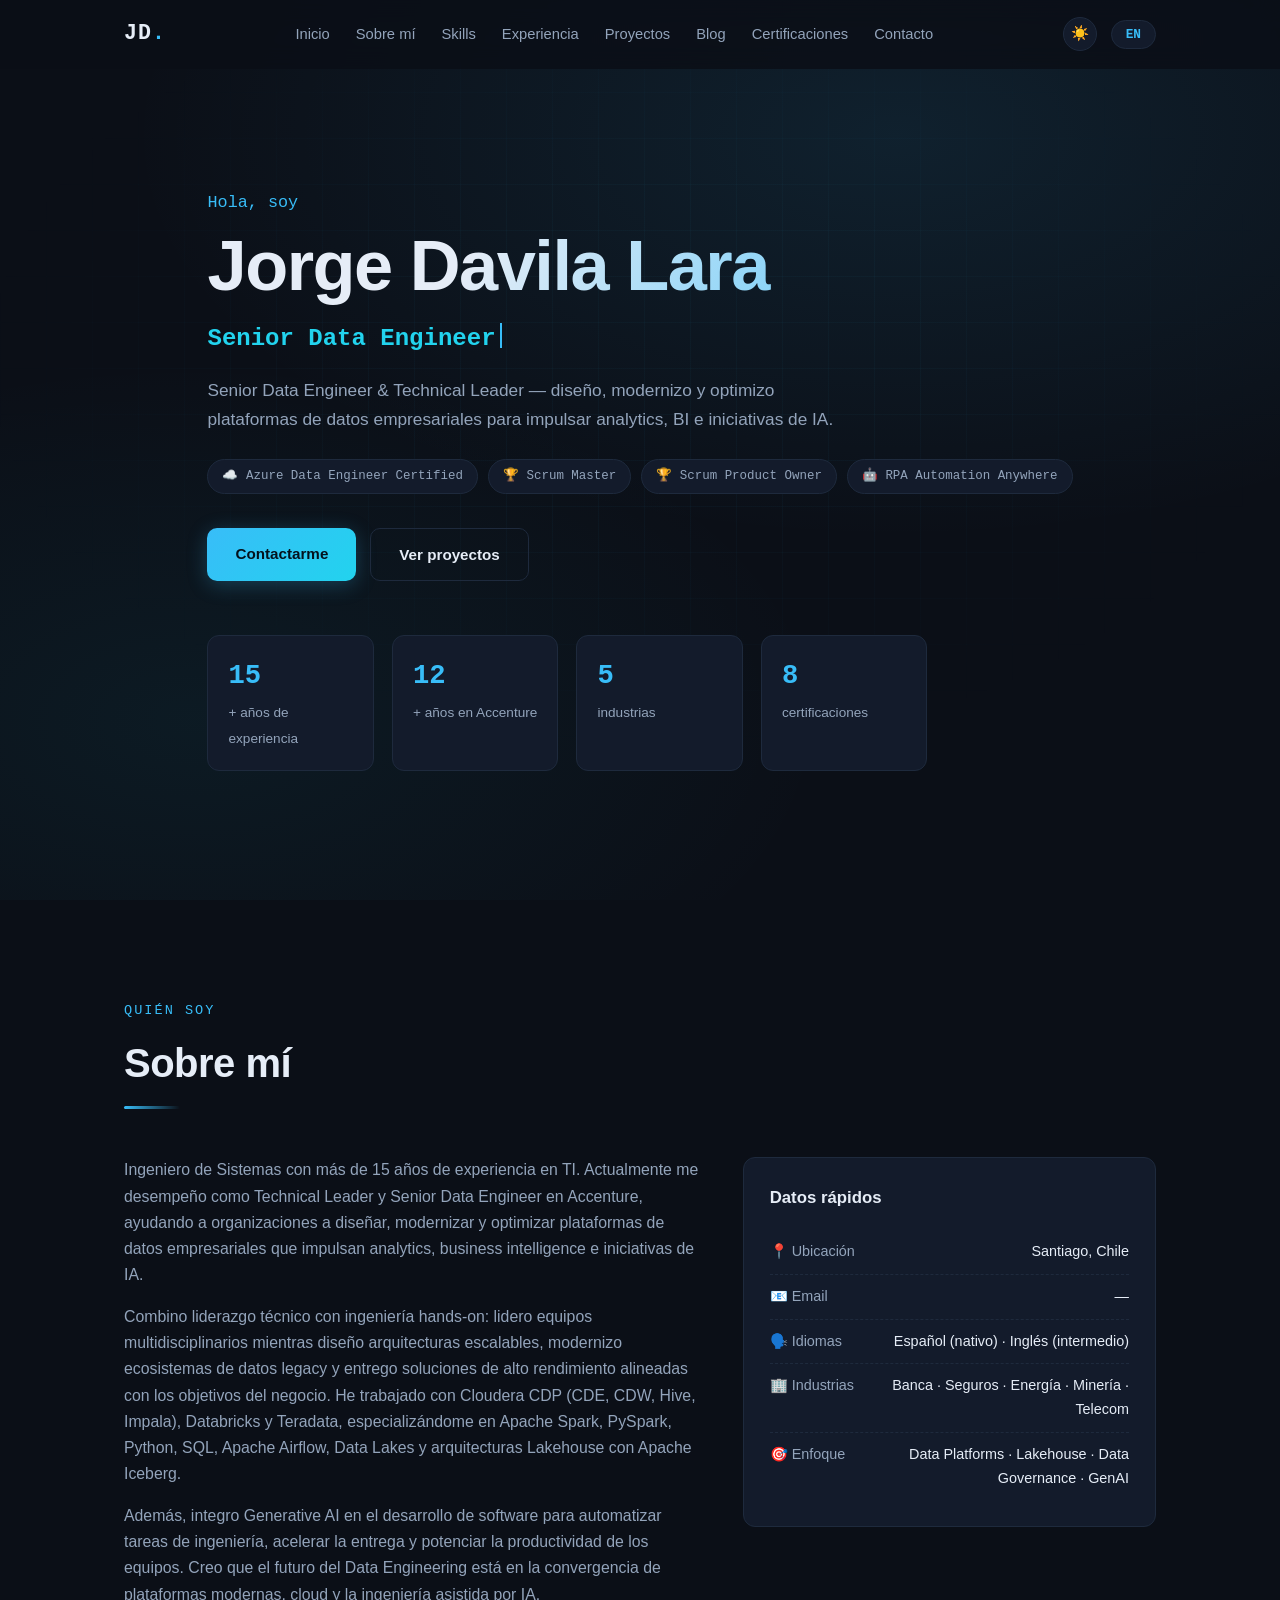
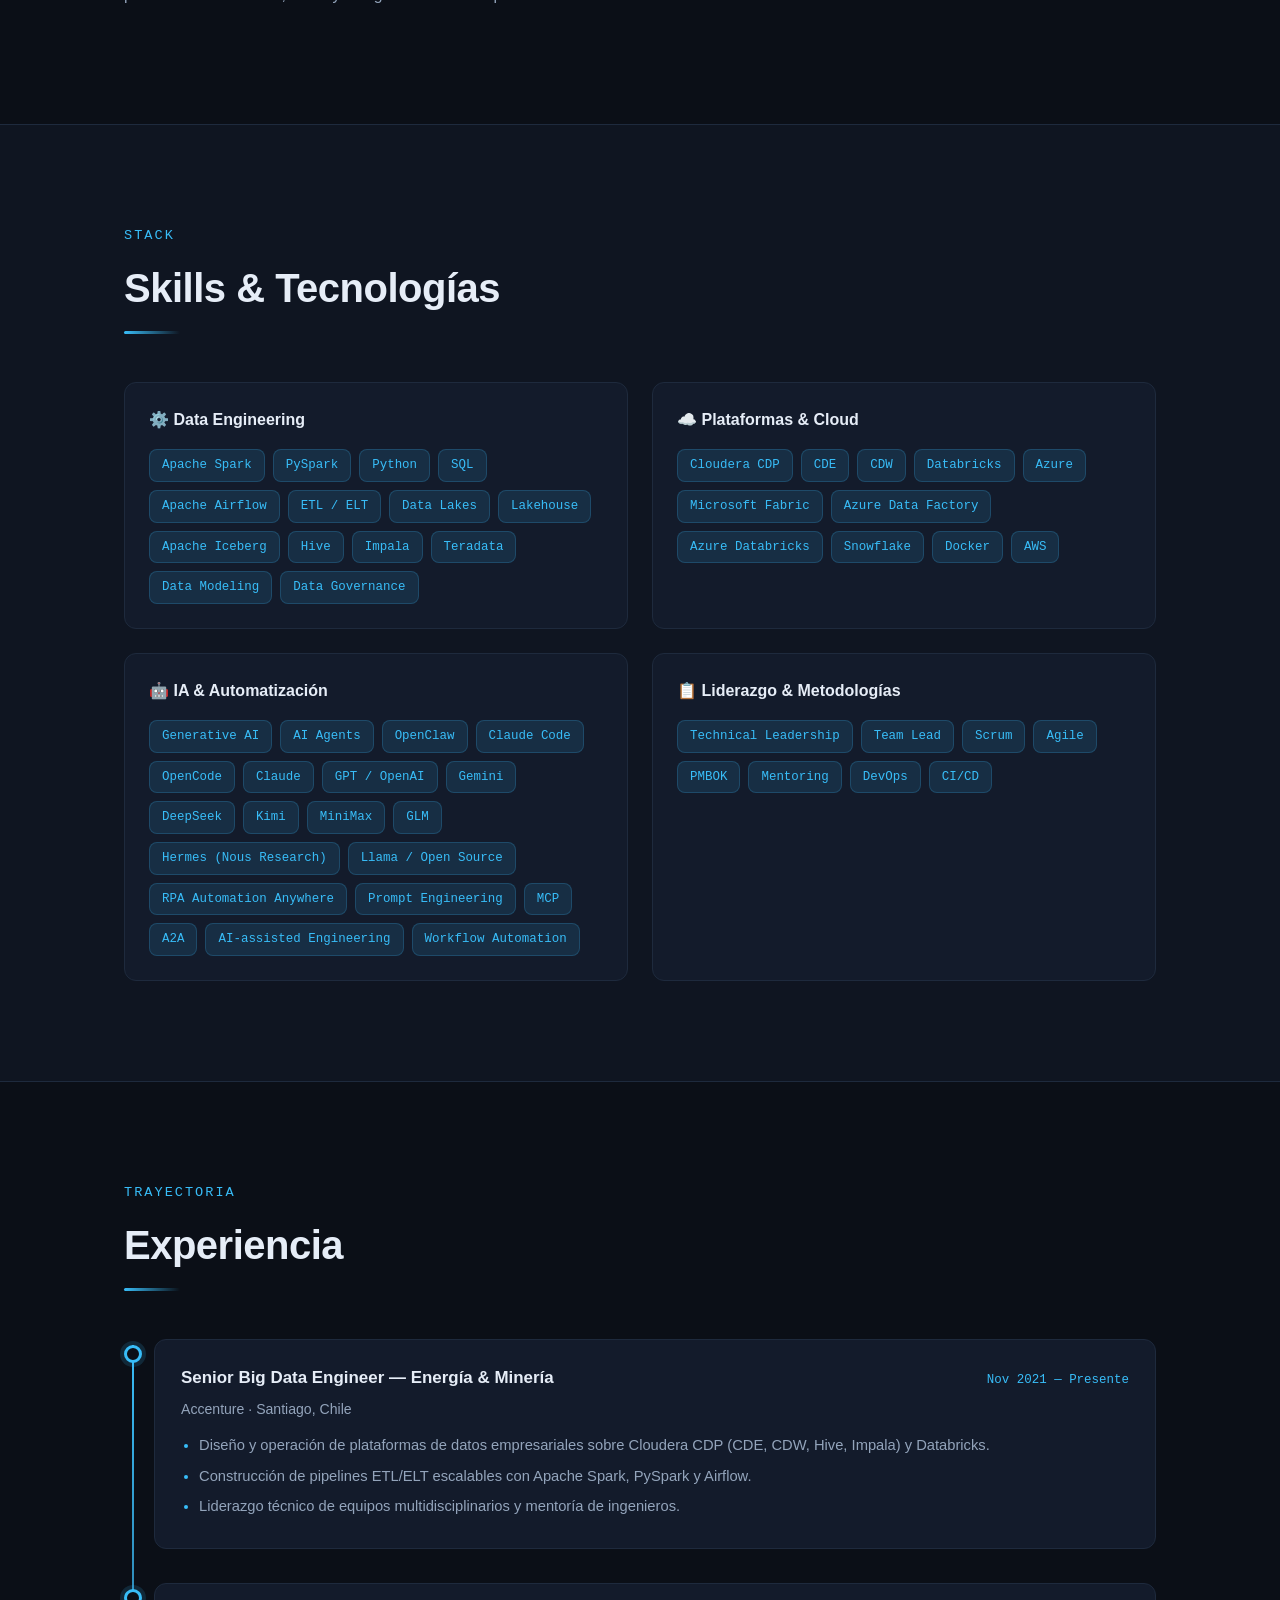
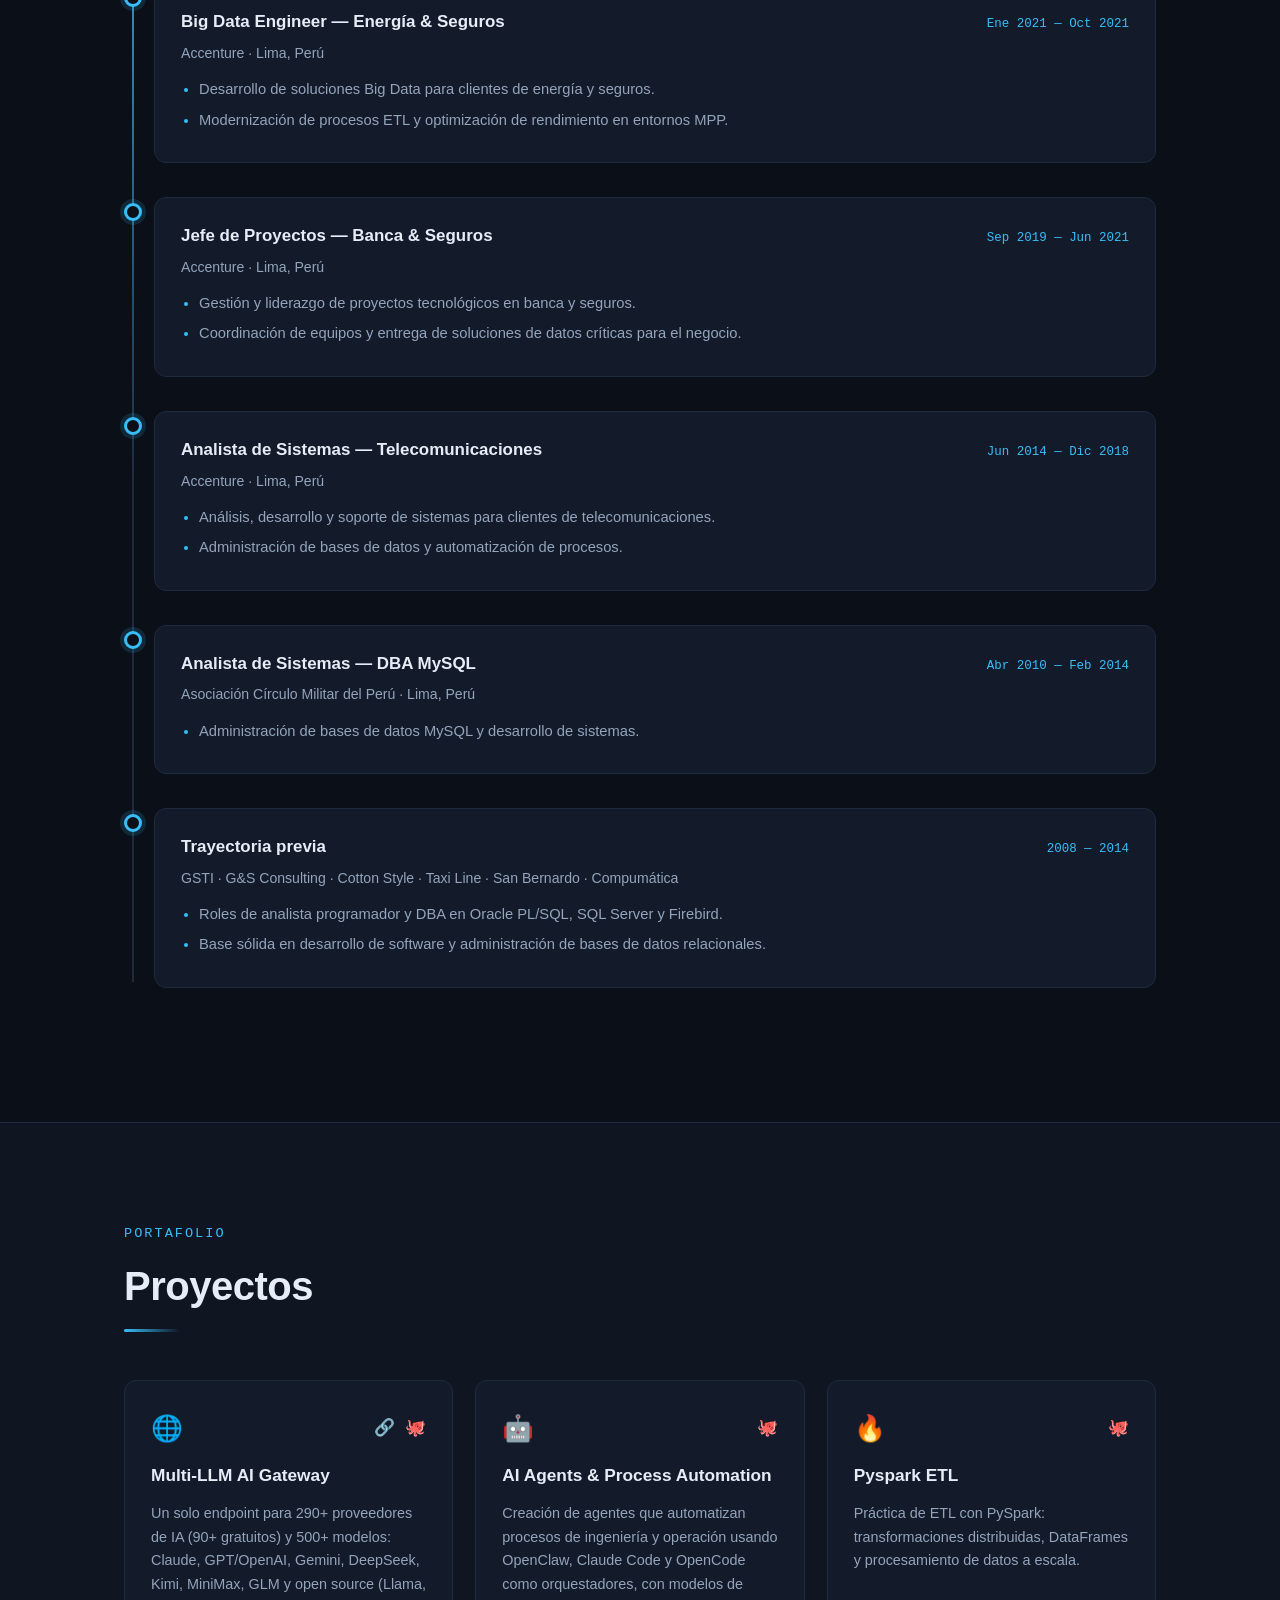
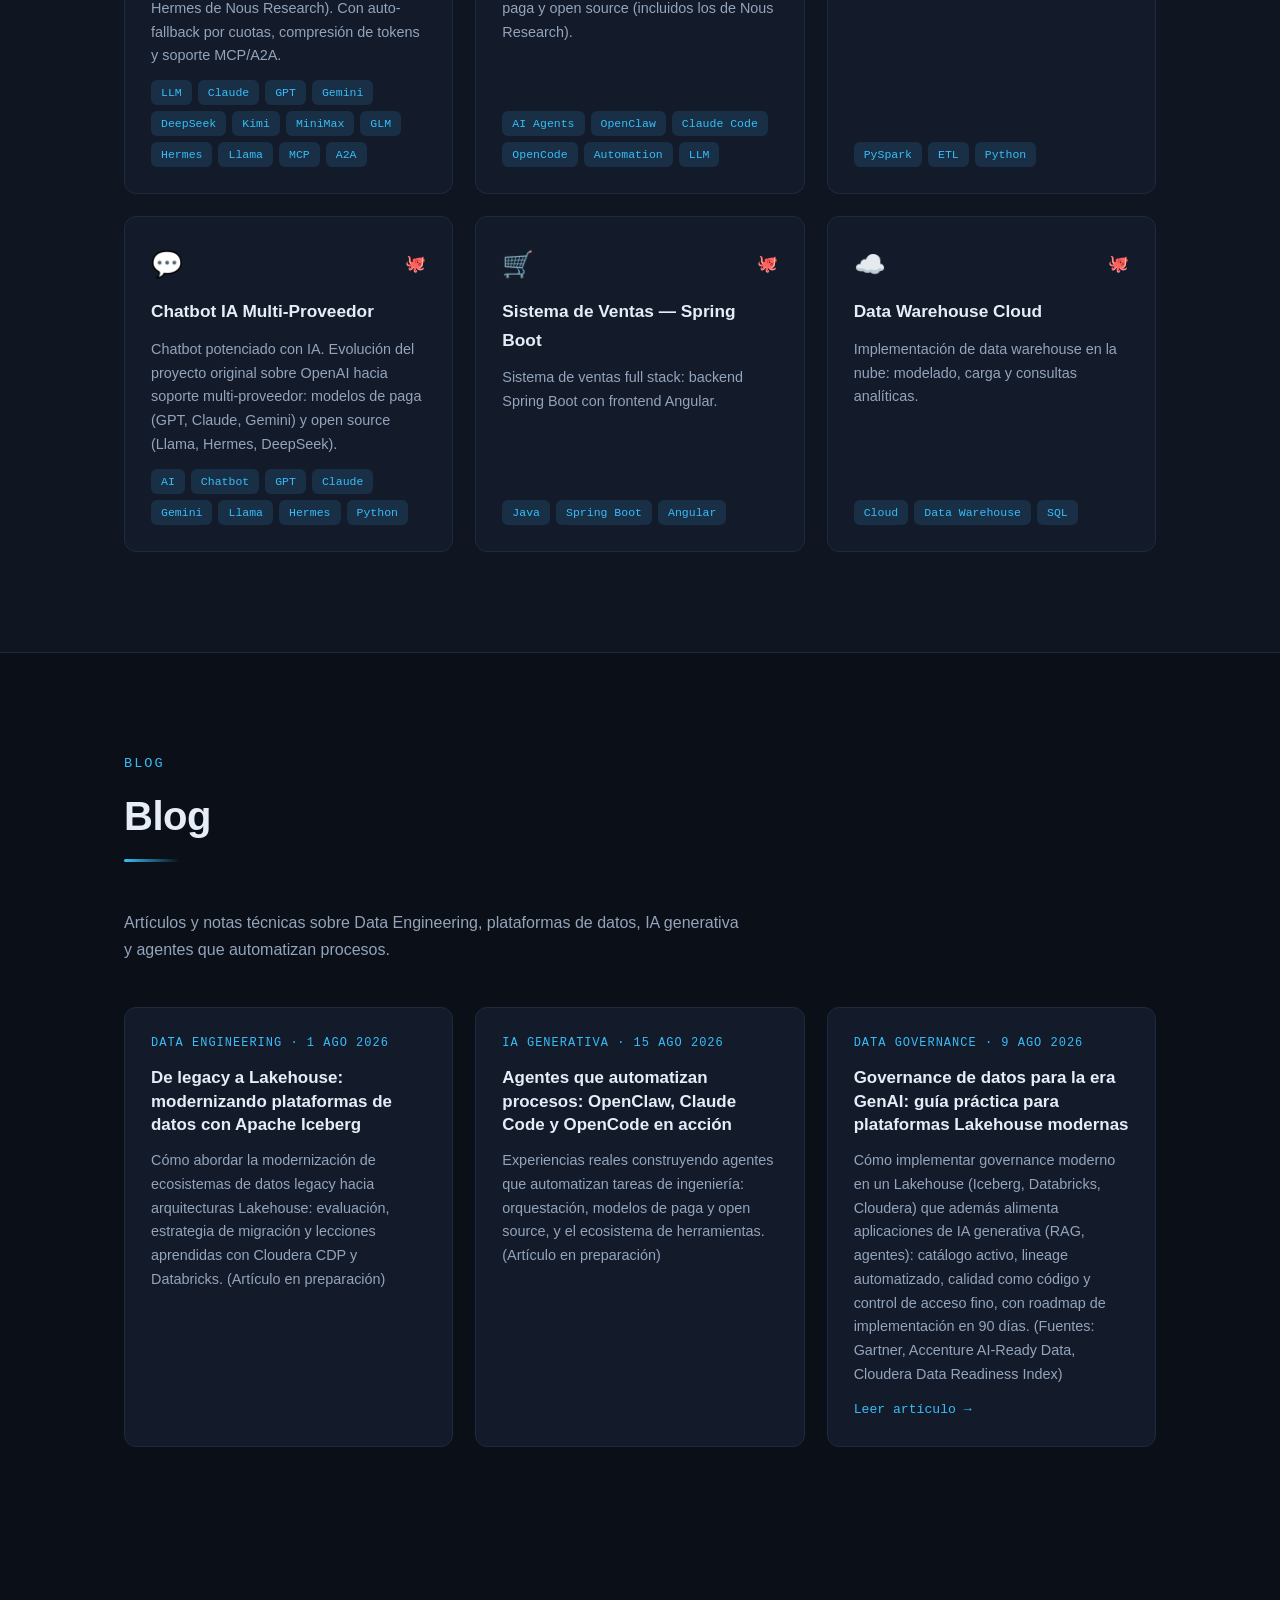
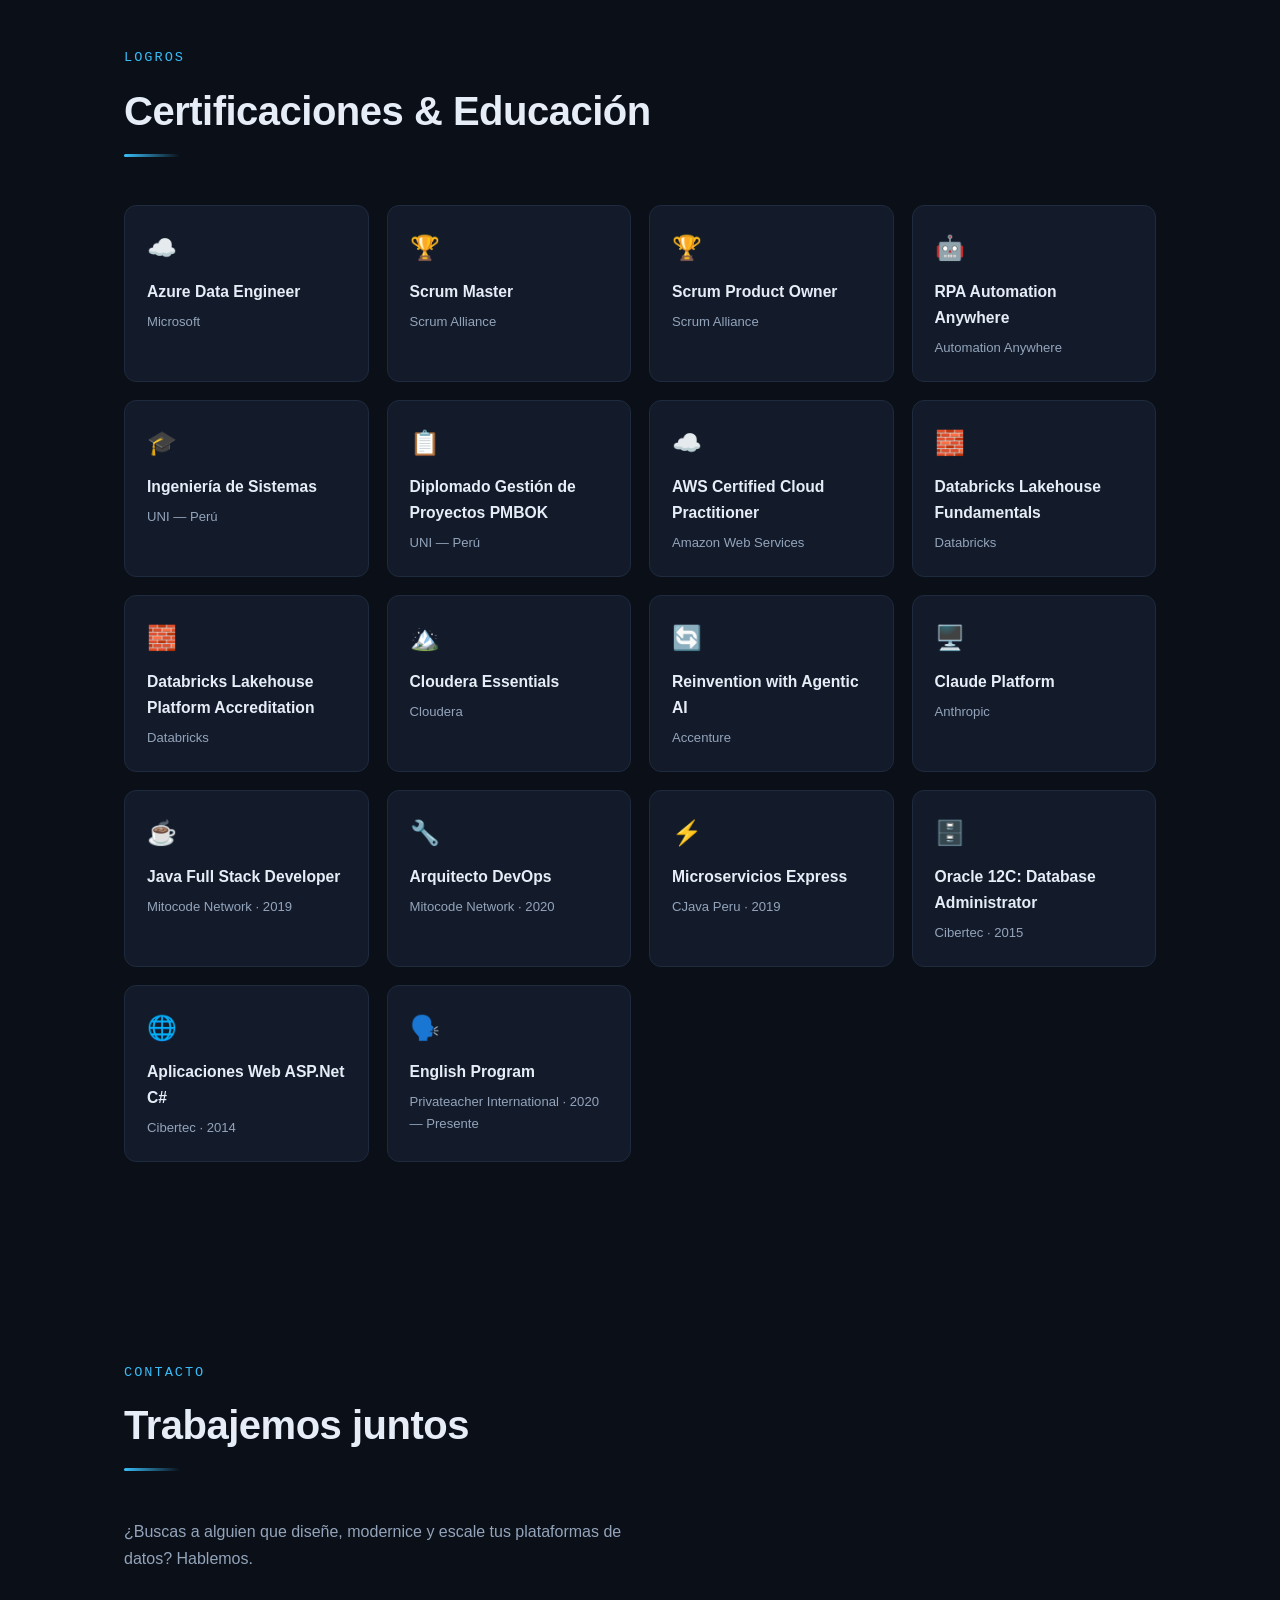
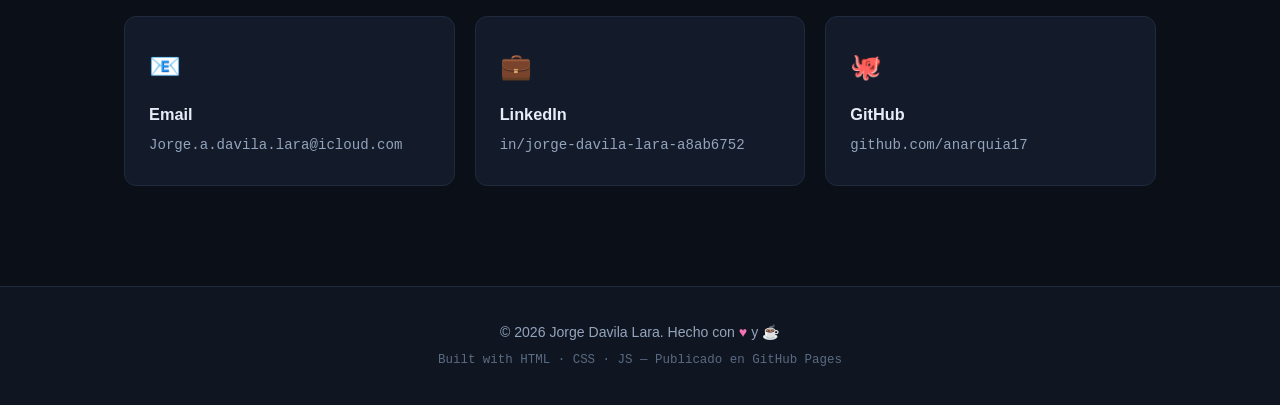
<file: index.html>
<!DOCTYPE html>
<html lang="es">
<head>
  <meta charset="UTF-8" />
  <meta name="viewport" content="width=device-width, initial-scale=1.0" />

  <title>Jorge Davila Lara — Senior Data Engineer & Technical Leader</title>
  <meta name="description" content="Portafolio de Jorge Davila Lara: Senior Data Engineer y Technical Leader especializado en Big Data, Apache Spark, Cloud (Azure) y plataformas de datos empresariales." />
  <meta name="author" content="Jorge Davila Lara" />
  <meta name="keywords" content="Data Engineer, Big Data, Apache Spark, PySpark, Airflow, Cloudera, Databricks, Azure, Data Lakehouse, Portafolio" />

  <!-- Open Graph -->
  <meta property="og:type" content="website" />
  <meta property="og:title" content="Jorge Davila Lara — Senior Data Engineer" />
  <meta property="og:description" content="Plataformas de datos, Big Data, Cloud y liderazgo técnico. Senior Data Engineer & Technical Leader." />
  <meta property="og:url" content="https://anarquia17.github.io/" />
  <meta property="og:image" content="https://anarquia17.github.io/assets/og-image.png" />

  <!-- Favicon (SVG inline) -->
  <link rel="icon" href="data:image/svg+xml,%3Csvg xmlns='http://www.w3.org/2000/svg' viewBox='0 0 100 100'%3E%3Crect width='100' height='100' rx='20' fill='%230b0f17'/%3E%3Ctext x='50' y='68' font-size='52' font-family='monospace' font-weight='bold' fill='%2338bdf8' text-anchor='middle'%3EJD%3C/text%3E%3C/svg%3E" />

  <link rel="stylesheet" href="assets/css/style.css?v=3" />
</head>
<body>

  <!-- ======================= NAVBAR ======================= -->
  <header class="navbar" id="navbar">
    <div class="container navbar-inner">
      <a href="#inicio" class="logo" aria-label="Inicio">JD<span class="logo-dot">.</span></a>

      <nav class="nav-links" id="navLinks">
        <a href="#inicio" data-i18n="nav.inicio">Inicio</a>
        <a href="#sobre-mi" data-i18n="nav.sobremi">Sobre mí</a>
        <a href="#skills" data-i18n="nav.skills">Skills</a>
        <a href="#experiencia" data-i18n="nav.experiencia">Experiencia</a>
        <a href="#proyectos" data-i18n="nav.proyectos">Proyectos</a>
        <a href="#blog" data-i18n="nav.blog">Blog</a>
        <a href="#certificaciones" data-i18n="nav.certificaciones">Certificaciones</a>
        <a href="#contacto" data-i18n="nav.contacto">Contacto</a>
      </nav>

      <div class="navbar-actions">
        <button class="theme-toggle" id="themeToggle" aria-label="Cambiar a tema claro">☀️</button>
        <button class="lang-toggle" id="langToggle" aria-label="Cambiar idioma / Switch language">
          <span id="langLabel">EN</span>
        </button>
        <button class="menu-toggle" id="menuToggle" aria-label="Menú" aria-expanded="false">
          <span></span><span></span><span></span>
        </button>
      </div>
    </div>
  </header>

  <main>
    <!-- ======================= HERO ======================= -->
    <section id="inicio" class="hero">
      <div class="container hero-inner">
        <p class="hero-greeting reveal" data-i18n="hero.greeting">Hola, soy</p>
        <h1 class="hero-name reveal">Jorge Davila Lara</h1>
        <h2 class="hero-role"><span id="typedRole"></span><span class="caret"></span></h2>
        <p class="hero-tagline reveal" data-i18n="hero.tagline">
          Senior Data Engineer &amp; Technical Leader — diseño, modernizo y optimizo plataformas de datos empresariales para impulsar analytics, BI e iniciativas de IA.
        </p>

        <div class="hero-badges reveal">
          <span class="badge">☁️ Azure Data Engineer Certified</span>
          <span class="badge">🏆 Scrum Master</span>
          <span class="badge">🏆 Scrum Product Owner</span>
          <span class="badge">🤖 RPA Automation Anywhere</span>
        </div>

        <div class="hero-cta reveal">
          <a href="#contacto" class="btn btn-primary" data-i18n="hero.cta.contacto">Contactarme</a>
          <a href="#proyectos" class="btn btn-ghost" data-i18n="hero.cta.proyectos">Ver proyectos</a>
        </div>

        <div class="hero-stats reveal">
          <div class="stat"><span class="stat-num" data-count="15">0</span><span class="stat-label" data-i18n="hero.stat1">+ años de experiencia</span></div>
          <div class="stat"><span class="stat-num" data-count="12">0</span><span class="stat-label" data-i18n="hero.stat2">+ años en Accenture</span></div>
          <div class="stat"><span class="stat-num" data-count="5">0</span><span class="stat-label" data-i18n="hero.stat3">industrias</span></div>
          <div class="stat"><span class="stat-num" data-count="8">0</span><span class="stat-label" data-i18n="hero.stat4">certificaciones</span></div>
        </div>
      </div>
    </section>

    <!-- ======================= SOBRE MÍ ======================= -->
    <section id="sobre-mi" class="section">
      <div class="container">
        <p class="kicker reveal" data-i18n="about.kicker">Quién soy</p>
        <h2 class="section-title reveal" data-i18n="about.title">Sobre mí</h2>

        <div class="about-grid">
          <div class="about-text reveal">
            <p data-i18n="about.p1">Ingeniero de Sistemas con más de 15 años de experiencia en TI. Actualmente me desempeño como Technical Leader y Senior Data Engineer en Accenture, ayudando a organizaciones a diseñar, modernizar y optimizar plataformas de datos empresariales que impulsan analytics, business intelligence e iniciativas de IA.</p>
            <p data-i18n="about.p2">Combino liderazgo técnico con ingeniería hands-on: lidero equipos multidisciplinarios mientras diseño arquitecturas escalables, modernizo ecosistemas de datos legacy y entrego soluciones de alto rendimiento alineadas con los objetivos del negocio. He trabajado con Cloudera CDP (CDE, CDW, Hive, Impala), Databricks y Teradata, especializándome en Apache Spark, PySpark, Python, SQL, Apache Airflow, Data Lakes y arquitecturas Lakehouse con Apache Iceberg.</p>
            <p data-i18n="about.p3">Además, integro Generative AI en el desarrollo de software para automatizar tareas de ingeniería, acelerar la entrega y potenciar la productividad de los equipos. Creo que el futuro del Data Engineering está en la convergencia de plataformas modernas, cloud y la ingeniería asistida por IA.</p>
          </div>

          <div class="about-card reveal">
            <h3 data-i18n="about.datos.title">Datos rápidos</h3>
            <ul class="about-list">
              <li><span class="li-label" data-i18n="about.datos.ubicacion">📍 Ubicación</span><span id="datoUbicacion">Santiago, Chile</span></li>
              <li><span class="li-label">📧 Email</span><span id="datoEmail">—</span></li>
              <li><span class="li-label" data-i18n="about.datos.idiomas">🗣️ Idiomas</span><span data-i18n="about.datos.idiomasValor">Español (nativo) · Inglés (intermedio)</span></li>
              <li><span class="li-label" data-i18n="about.datos.industrias">🏢 Industrias</span><span data-i18n="about.datos.industriasValor">Banca · Seguros · Energía · Minería · Telecom</span></li>
              <li><span class="li-label" data-i18n="about.datos.enfoque">🎯 Enfoque</span><span data-i18n="about.datos.enfoqueValor">Data Platforms · Lakehouse · Data Governance · GenAI</span></li>
            </ul>
          </div>
        </div>
      </div>
    </section>


    <!-- ======================= SKILLS ======================= -->
    <section id="skills" class="section section-alt">
      <div class="container">
        <p class="kicker reveal" data-i18n="skills.kicker">Stack</p>
        <h2 class="section-title reveal" data-i18n="skills.title">Skills &amp; Tecnologías</h2>

        <div class="skills-grid">
          <div class="skill-cat reveal">
            <h3>⚙️ <span data-i18n="skills.dataEng">Data Engineering</span></h3>
            <div class="chips">
              <span class="chip">Apache Spark</span>
              <span class="chip">PySpark</span>
              <span class="chip">Python</span>
              <span class="chip">SQL</span>
              <span class="chip">Apache Airflow</span>
              <span class="chip">ETL / ELT</span>
              <span class="chip">Data Lakes</span>
              <span class="chip">Lakehouse</span>
              <span class="chip">Apache Iceberg</span>
              <span class="chip">Hive</span>
              <span class="chip">Impala</span>
              <span class="chip">Teradata</span>
              <span class="chip">Data Modeling</span>
              <span class="chip">Data Governance</span>
            </div>
          </div>

          <div class="skill-cat reveal">
            <h3>☁️ <span data-i18n="skills.cloud">Plataformas &amp; Cloud</span></h3>
            <div class="chips">
              <span class="chip">Cloudera CDP</span>
              <span class="chip">CDE</span>
              <span class="chip">CDW</span>
              <span class="chip">Databricks</span>
              <span class="chip">Azure</span>
              <span class="chip">Microsoft Fabric</span>
              <span class="chip">Azure Data Factory</span>
              <span class="chip">Azure Databricks</span>
              <span class="chip">Snowflake</span>
              <span class="chip">Docker</span>
              <span class="chip">AWS</span>
            </div>
          </div>

          <div class="skill-cat reveal">
            <h3>🤖 <span data-i18n="skills.ai">IA &amp; Automatización</span></h3>
            <div class="chips">
              <span class="chip">Generative AI</span>
              <span class="chip">AI Agents</span>
              <span class="chip">OpenClaw</span>
              <span class="chip">Claude Code</span>
              <span class="chip">OpenCode</span>
              <span class="chip">Claude</span>
              <span class="chip">GPT / OpenAI</span>
              <span class="chip">Gemini</span>
              <span class="chip">DeepSeek</span>
              <span class="chip">Kimi</span>
              <span class="chip">MiniMax</span>
              <span class="chip">GLM</span>
              <span class="chip">Hermes (Nous Research)</span>
              <span class="chip">Llama / Open Source</span>
              <span class="chip">RPA Automation Anywhere</span>
              <span class="chip">Prompt Engineering</span>
              <span class="chip">MCP</span>
              <span class="chip">A2A</span>
              <span class="chip">AI-assisted Engineering</span>
              <span class="chip">Workflow Automation</span>
            </div>
          </div>

          <div class="skill-cat reveal">
            <h3>📋 <span data-i18n="skills.leadership">Liderazgo &amp; Metodologías</span></h3>
            <div class="chips">
              <span class="chip">Technical Leadership</span>
              <span class="chip">Team Lead</span>
              <span class="chip">Scrum</span>
              <span class="chip">Agile</span>
              <span class="chip">PMBOK</span>
              <span class="chip">Mentoring</span>
              <span class="chip">DevOps</span>
              <span class="chip">CI/CD</span>
            </div>
          </div>
        </div>
      </div>
    </section>

    <!-- ======================= EXPERIENCIA ======================= -->
    <section id="experiencia" class="section">
      <div class="container">
        <p class="kicker reveal" data-i18n="exp.kicker">Trayectoria</p>
        <h2 class="section-title reveal" data-i18n="exp.title">Experiencia</h2>

        <div class="timeline">
          <div class="timeline-item reveal">
            <div class="timeline-marker"></div>
            <div class="timeline-card">
              <div class="timeline-head">
                <h3 data-i18n="exp.j1.rol">Senior Big Data Engineer — Energía &amp; Minería</h3>
                <span class="timeline-date" data-i18n="exp.j1.fecha">Nov 2021 — Presente</span>
              </div>
              <p class="timeline-company">Accenture · <span data-i18n="exp.j1.lugar">Santiago, Chile</span></p>
              <ul>
                <li data-i18n="exp.j1.d1">Diseño y operación de plataformas de datos empresariales sobre Cloudera CDP (CDE, CDW, Hive, Impala) y Databricks.</li>
                <li data-i18n="exp.j1.d2">Construcción de pipelines ETL/ELT escalables con Apache Spark, PySpark y Airflow.</li>
                <li data-i18n="exp.j1.d3">Liderazgo técnico de equipos multidisciplinarios y mentoría de ingenieros.</li>
              </ul>
            </div>
          </div>

          <div class="timeline-item reveal">
            <div class="timeline-marker"></div>
            <div class="timeline-card">
              <div class="timeline-head">
                <h3 data-i18n="exp.j2.rol">Big Data Engineer — Energía &amp; Seguros</h3>
                <span class="timeline-date">Ene 2021 — Oct 2021</span>
              </div>
              <p class="timeline-company">Accenture · Lima, Perú</p>
              <ul>
                <li data-i18n="exp.j2.d1">Desarrollo de soluciones Big Data para clientes de energía y seguros.</li>
                <li data-i18n="exp.j2.d2">Modernización de procesos ETL y optimización de rendimiento en entornos MPP.</li>
              </ul>
            </div>
          </div>

          <div class="timeline-item reveal">
            <div class="timeline-marker"></div>
            <div class="timeline-card">
              <div class="timeline-head">
                <h3 data-i18n="exp.j3.rol">Jefe de Proyectos — Banca &amp; Seguros</h3>
                <span class="timeline-date">Sep 2019 — Jun 2021</span>
              </div>
              <p class="timeline-company">Accenture · Lima, Perú</p>
              <ul>
                <li data-i18n="exp.j3.d1">Gestión y liderazgo de proyectos tecnológicos en banca y seguros.</li>
                <li data-i18n="exp.j3.d2">Coordinación de equipos y entrega de soluciones de datos críticas para el negocio.</li>
              </ul>
            </div>
          </div>

          <div class="timeline-item reveal">
            <div class="timeline-marker"></div>
            <div class="timeline-card">
              <div class="timeline-head">
                <h3 data-i18n="exp.j4.rol">Analista de Sistemas — Telecomunicaciones</h3>
                <span class="timeline-date">Jun 2014 — Dic 2018</span>
              </div>
              <p class="timeline-company">Accenture · Lima, Perú</p>
              <ul>
                <li data-i18n="exp.j4.d1">Análisis, desarrollo y soporte de sistemas para clientes de telecomunicaciones.</li>
                <li data-i18n="exp.j4.d2">Administración de bases de datos y automatización de procesos.</li>
              </ul>
            </div>
          </div>

          <div class="timeline-item reveal">
            <div class="timeline-marker"></div>
            <div class="timeline-card">
              <div class="timeline-head">
                <h3 data-i18n="exp.j5.rol">Analista de Sistemas — DBA MySQL</h3>
                <span class="timeline-date">Abr 2010 — Feb 2014</span>
              </div>
              <p class="timeline-company">Asociación Círculo Militar del Perú · Lima, Perú</p>
              <ul>
                <li data-i18n="exp.j5.d1">Administración de bases de datos MySQL y desarrollo de sistemas.</li>
              </ul>
            </div>
          </div>

          <div class="timeline-item reveal">
            <div class="timeline-marker"></div>
            <div class="timeline-card">
              <div class="timeline-head">
                <h3 data-i18n="exp.j6.rol">Trayectoria previa</h3>
                <span class="timeline-date">2008 — 2014</span>
              </div>
              <p class="timeline-company">GSTI · G&amp;S Consulting · Cotton Style · Taxi Line · San Bernardo · Compumática</p>
              <ul>
                <li data-i18n="exp.j6.d1">Roles de analista programador y DBA en Oracle PL/SQL, SQL Server y Firebird.</li>
                <li data-i18n="exp.j6.d2">Base sólida en desarrollo de software y administración de bases de datos relacionales.</li>
              </ul>
            </div>
          </div>
        </div>
      </div>
    </section>

    <!-- ======================= PROYECTOS ======================= -->
    <section id="proyectos" class="section section-alt">
      <div class="container">
        <p class="kicker reveal" data-i18n="projects.kicker">Portafolio</p>
        <h2 class="section-title reveal" data-i18n="projects.title">Proyectos</h2>

        <div id="projectsGrid" class="projects-grid">
          <!-- Proyectos renderizados por JS (data/projects.json) -->
        </div>
      </div>
    </section>

    <!-- ======================= BLOG ======================= -->
    <section id="blog" class="section">
      <div class="container">
        <p class="kicker reveal" data-i18n="blog.kicker">Blog</p>
        <h2 class="section-title reveal" data-i18n="blog.title">Blog</h2>
        <p class="blog-sub reveal" data-i18n="blog.sub">Artículos y notas técnicas sobre Data Engineering, plataformas de datos, IA generativa y agentes que automatizan procesos.</p>

        <div id="blogGrid" class="blog-grid">
          <!-- Artículos renderizados por JS (data/blog.json) -->
        </div>
      </div>
    </section>

    <!-- ======================= CERTIFICACIONES ======================= -->
    <section id="certificaciones" class="section">
      <div class="container">
        <p class="kicker reveal" data-i18n="certs.kicker">Logros</p>
        <h2 class="section-title reveal" data-i18n="certs.title">Certificaciones &amp; Educación</h2>

        <div class="certs-grid">
          <div class="cert-card reveal">
            <span class="cert-icon">☁️</span>
            <h3>Azure Data Engineer</h3>
            <p class="cert-issuer">Microsoft</p>
          </div>
          <div class="cert-card reveal">
            <span class="cert-icon">🏆</span>
            <h3>Scrum Master</h3>
            <p class="cert-issuer">Scrum Alliance</p>
          </div>
          <div class="cert-card reveal">
            <span class="cert-icon">🏆</span>
            <h3>Scrum Product Owner</h3>
            <p class="cert-issuer">Scrum Alliance</p>
          </div>
          <div class="cert-card reveal">
            <span class="cert-icon">🤖</span>
            <h3>RPA Automation Anywhere</h3>
            <p class="cert-issuer">Automation Anywhere</p>
          </div>
          <div class="cert-card reveal">
            <span class="cert-icon">🎓</span>
            <h3>Ingeniería de Sistemas</h3>
            <p class="cert-issuer">UNI — Perú</p>
          </div>
          <div class="cert-card reveal">
            <span class="cert-icon">📋</span>
            <h3>Diplomado Gestión de Proyectos PMBOK</h3>
            <p class="cert-issuer">UNI — Perú</p>
          </div>
          <div class="cert-card reveal">
            <span class="cert-icon">☁️</span>
            <h3>AWS Certified Cloud Practitioner</h3>
            <p class="cert-issuer">Amazon Web Services</p>
          </div>
          <div class="cert-card reveal">
            <span class="cert-icon">🧱</span>
            <h3>Databricks Lakehouse Fundamentals</h3>
            <p class="cert-issuer">Databricks</p>
          </div>
          <div class="cert-card reveal">
            <span class="cert-icon">🧱</span>
            <h3>Databricks Lakehouse Platform Accreditation</h3>
            <p class="cert-issuer">Databricks</p>
          </div>
          <div class="cert-card reveal">
            <span class="cert-icon">🏔️</span>
            <h3>Cloudera Essentials</h3>
            <p class="cert-issuer">Cloudera</p>
          </div>
          <div class="cert-card reveal">
            <span class="cert-icon">🔄</span>
            <h3>Reinvention with Agentic AI</h3>
            <p class="cert-issuer">Accenture</p>
          </div>
          <div class="cert-card reveal">
            <span class="cert-icon">🖥️</span>
            <h3>Claude Platform</h3>
            <p class="cert-issuer">Anthropic</p>
          </div>
          <div class="cert-card reveal">
            <span class="cert-icon">☕</span>
            <h3>Java Full Stack Developer</h3>
            <p class="cert-issuer">Mitocode Network · 2019</p>
          </div>
          <div class="cert-card reveal">
            <span class="cert-icon">🔧</span>
            <h3>Arquitecto DevOps</h3>
            <p class="cert-issuer">Mitocode Network · 2020</p>
          </div>
          <div class="cert-card reveal">
            <span class="cert-icon">⚡</span>
            <h3>Microservicios Express</h3>
            <p class="cert-issuer">CJava Peru · 2019</p>
          </div>
          <div class="cert-card reveal">
            <span class="cert-icon">🗄️</span>
            <h3>Oracle 12C: Database Administrator</h3>
            <p class="cert-issuer">Cibertec · 2015</p>
          </div>
          <div class="cert-card reveal">
            <span class="cert-icon">🌐</span>
            <h3>Aplicaciones Web ASP.Net C#</h3>
            <p class="cert-issuer">Cibertec · 2014</p>
          </div>
          <div class="cert-card reveal">
            <span class="cert-icon">🗣️</span>
            <h3>English Program</h3>
            <p class="cert-issuer">Privateacher International · 2020 — Presente</p>
          </div>
        </div>
      </div>
    </section>

    <!-- ======================= CONTACTO ======================= -->
    <section id="contacto" class="section">
      <div class="container">
        <p class="kicker reveal" data-i18n="contact.kicker">Contacto</p>
        <h2 class="section-title reveal" data-i18n="contact.title">Trabajemos juntos</h2>
        <p class="contact-sub reveal" data-i18n="contact.sub">¿Buscas a alguien que diseñe, modernice y escale tus plataformas de datos? Hablemos.</p>

        <div class="contact-grid reveal">
          <a class="contact-card" id="contactEmail" href="mailto:Jorge.a.davila.lara@icloud.com" target="_blank" rel="noopener">
            <span class="contact-icon">📧</span>
            <h3>Email</h3>
            <p id="contactEmailText">Jorge.a.davila.lara@icloud.com</p>
          </a>
          <a class="contact-card" id="contactLinkedin" href="https://www.linkedin.com/in/jorge-davila-lara-a8ab6752" target="_blank" rel="noopener">
            <span class="contact-icon">💼</span>
            <h3>LinkedIn</h3>
            <p>in/jorge-davila-lara-a8ab6752</p>
          </a>
          <a class="contact-card" id="contactGithub" href="https://github.com/anarquia17" target="_blank" rel="noopener">
            <span class="contact-icon">🐙</span>
            <h3>GitHub</h3>
            <p id="contactGithubText">github.com/anarquia17</p>
          </a>
        </div>
      </div>
    </section>
  </main>

  <!-- ======================= FOOTER ======================= -->
  <footer class="footer">
    <div class="container footer-inner">
      <p>© <span id="year"></span> Jorge Davila Lara. <span data-i18n="footer.hecho">Hecho con</span> <span class="heart">♥</span> <span data-i18n="footer.y">y</span> ☕</p>
      <p class="footer-meta">Built with HTML · CSS · JS — <span data-i18n="footer.gh">Publicado en GitHub Pages</span></p>
    </div>
  </footer>

  <script src="assets/js/i18n.js"></script>
  <script src="assets/js/main.js"></script>
</body>
</html>
</file>
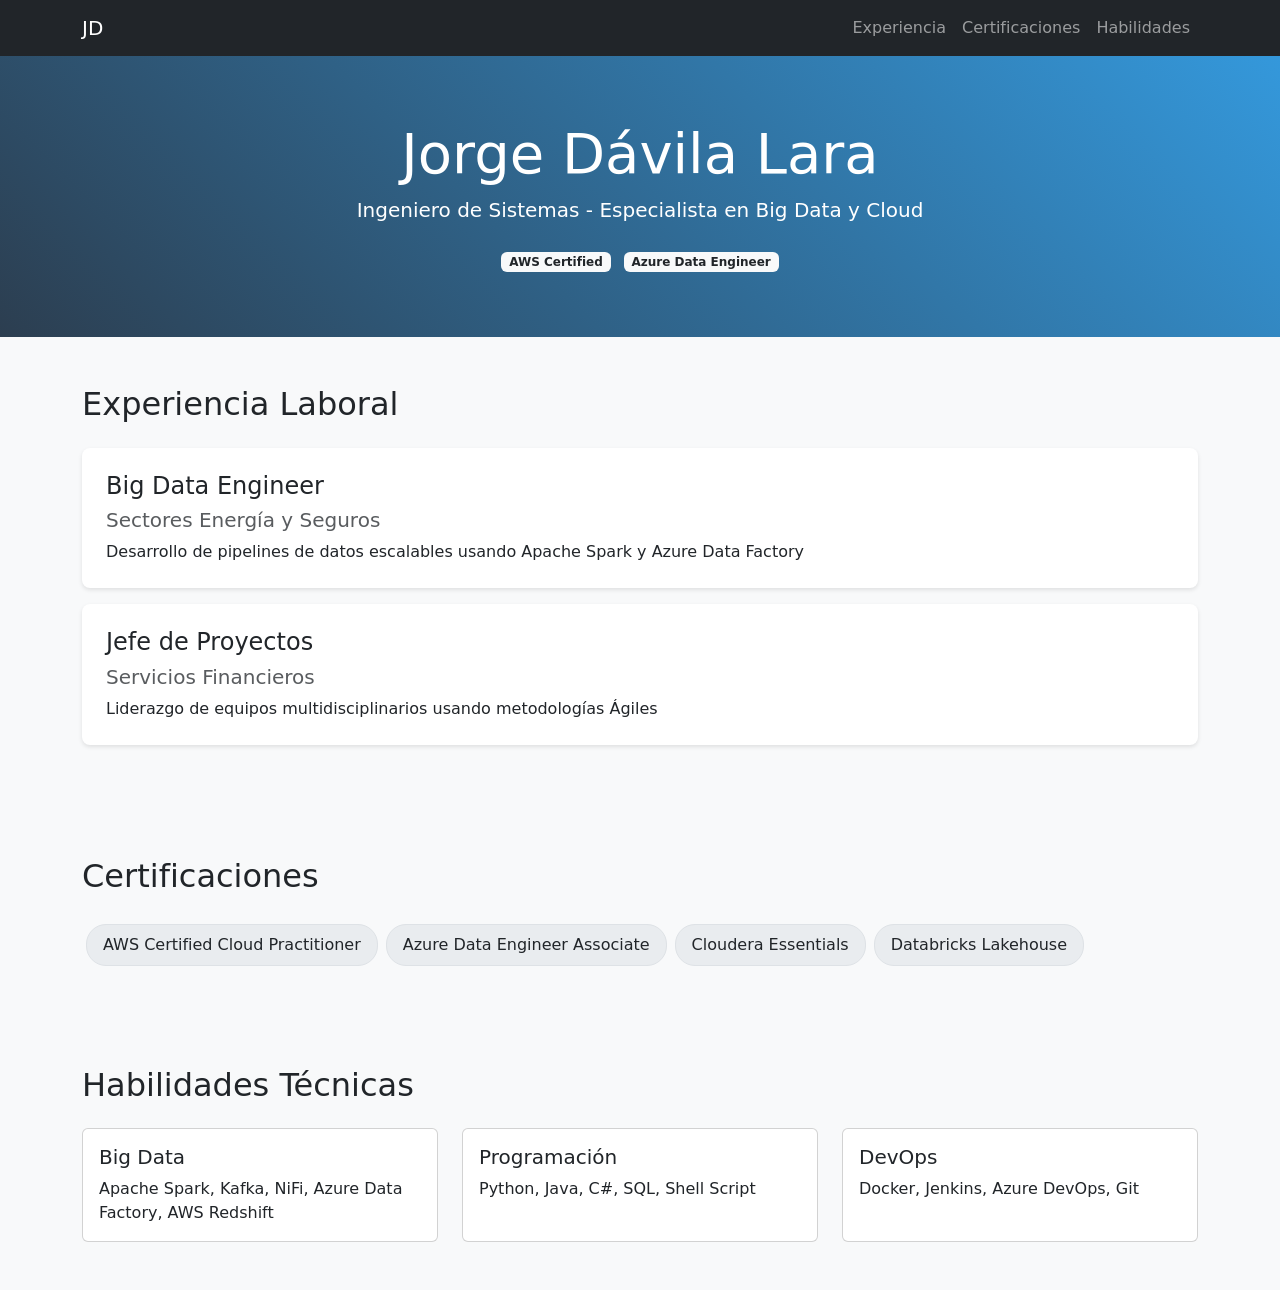
<file: portfolio.html>
<!DOCTYPE html>
<html lang="es">
<head>
    <meta charset="UTF-8">
    <meta name="viewport" content="width=device-width, initial-scale=1.0">
    <title>Jorge Dávila - Portafolio Profesional</title>
    <link href="https://cdn.jsdelivr.net/npm/bootstrap@5.3.0/dist/css/bootstrap.min.css" rel="stylesheet">
    <link href="styles.css" rel="stylesheet">
</head>
<body>
    <nav class="navbar navbar-expand-lg navbar-dark bg-dark">
        <div class="container">
            <a class="navbar-brand" href="#">JD</a>
            <button class="navbar-toggler" type="button" data-bs-toggle="collapse" data-bs-target="#navbarNav">
                <span class="navbar-toggler-icon"></span>
            </button>
            <div class="collapse navbar-collapse" id="navbarNav">
                <ul class="navbar-nav ms-auto">
                    <li class="nav-item"><a class="nav-link" href="#experiencia">Experiencia</a></li>
                    <li class="nav-item"><a class="nav-link" href="#certificaciones">Certificaciones</a></li>
                    <li class="nav-item"><a class="nav-link" href="#habilidades">Habilidades</a></li>
                </ul>
            </div>
        </div>
    </nav>

    <div class="hero-section text-center">
        <div class="container">
            <h1 class="display-4">Jorge Dávila Lara</h1>
            <p class="lead">Ingeniero de Sistemas - Especialista en Big Data y Cloud</p>
            <div class="mt-4">
                <span class="badge bg-light text-dark me-2">AWS Certified</span>
                <span class="badge bg-light text-dark">Azure Data Engineer</span>
            </div>
        </div>
    </div>

    <section id="experiencia" class="container">
        <h2 class="mb-4">Experiencia Laboral</h2>
        <div class="experience-item">
            <h4>Big Data Engineer</h4>
            <h5 class="text-muted">Sectores Energía y Seguros</h5>
            <p class="mb-0">Desarrollo de pipelines de datos escalables usando Apache Spark y Azure Data Factory</p>
        </div>
        <div class="experience-item">
            <h4>Jefe de Proyectos</h4>
            <h5 class="text-muted">Servicios Financieros</h5>
            <p class="mb-0">Liderazgo de equipos multidisciplinarios usando metodologías Ágiles</p>
        </div>
    </section>

    <section id="certificaciones" class="bg-light">
        <div class="container">
            <h2 class="mb-4">Certificaciones</h2>
            <div class="d-flex flex-wrap">
                <span class="certification-badge">AWS Certified Cloud Practitioner</span>
                <span class="certification-badge">Azure Data Engineer Associate</span>
                <span class="certification-badge">Cloudera Essentials</span>
                <span class="certification-badge">Databricks Lakehouse</span>
            </div>
        </div>
    </section>

    <section id="habilidades" class="container">
        <h2 class="mb-4">Habilidades Técnicas</h2>
        <div class="row row-cols-1 row-cols-md-3 g-4">
            <div class="col">
                <div class="card skill-card h-100">
                    <div class="card-body">
                        <h5 class="card-title">Big Data</h5>
                        <p class="card-text">Apache Spark, Kafka, NiFi, Azure Data Factory, AWS Redshift</p>
                    </div>
                </div>
            </div>
            <div class="col">
                <div class="card skill-card h-100">
                    <div class="card-body">
                        <h5 class="card-title">Programación</h5>
                        <p class="card-text">Python, Java, C#, SQL, Shell Script</p>
                    </div>
                </div>
            </div>
            <div class="col">
                <div class="card skill-card h-100">
                    <div class="card-body">
                        <h5 class="card-title">DevOps</h5>
                        <p class="card-text">Docker, Jenkins, Azure DevOps, Git</p>
                    </div>
                </div>
            </div>
        </div>
    </section>

    <script src="https://cdn.jsdelivr.net/npm/bootstrap@5.3.0/dist/js/bootstrap.bundle.min.js"></script>
    <script src="script.js"></script>
</body>
</html>
</file>
<file: assets/css/style.css>
/* ============================================================
   JORGE DAVILA LARA — PORTFOLIO
   Dark technical theme · cyan accent · system fonts
   ============================================================ */

:root {
  --bg: #0b0f17;
  --bg-alt: #0f1521;
  --bg-card: #131b2b;
  --border: #1e2a3d;
  --text: #e6edf7;
  --text-dim: #93a4bb;
  --accent: #38bdf8;
  --accent-2: #22d3ee;
  --accent-dim: rgba(56, 189, 248, 0.12);
  --success: #34d399;
  --radius: 12px;
  --max-w: 1080px;
  --font: "Segoe UI", -apple-system, BlinkMacSystemFont, Roboto, "Helvetica Neue", Arial, sans-serif;
  --mono: "Cascadia Code", "JetBrains Mono", Consolas, "Courier New", monospace;
  --shadow: 0 8px 30px rgba(0, 0, 0, 0.35);
  --navbar-bg: rgba(11, 15, 23, 0.85);
  --navbar-bg-solid: rgba(11, 15, 23, 0.98);
  --grid-line: rgba(56, 189, 248, 0.035);
  --hero-glow-1: rgba(56, 189, 248, 0.10);
  --hero-glow-2: rgba(34, 211, 238, 0.06);
}

[data-theme="light"] {
  --bg: #f5f8fc;
  --bg-alt: #eef3f9;
  --bg-card: #ffffff;
  --border: #d7e0ec;
  --text: #16233a;
  --text-dim: #4c5f7d;
  --accent: #0284c7;
  --accent-2: #0891b2;
  --accent-dim: rgba(2, 132, 199, 0.10);
  --success: #059669;
  --shadow: 0 8px 30px rgba(15, 40, 80, 0.12);
  --navbar-bg: rgba(255, 255, 255, 0.85);
  --navbar-bg-solid: rgba(255, 255, 255, 0.98);
  --grid-line: rgba(2, 132, 199, 0.06);
  --hero-glow-1: rgba(2, 132, 199, 0.08);
  --hero-glow-2: rgba(8, 145, 178, 0.05);
}

* { margin: 0; padding: 0; box-sizing: border-box; }

html { scroll-behavior: smooth; }

body {
  font-family: var(--font);
  background: var(--bg);
  color: var(--text);
  line-height: 1.65;
  overflow-x: hidden;
}

::selection { background: var(--accent); color: #04121d; }

.container { max-width: var(--max-w); margin: 0 auto; padding: 0 24px; }

/* ---------- Navbar ---------- */
.navbar {
  position: fixed;
  top: 0; left: 0; right: 0;
  z-index: 100;
  background: var(--navbar-bg);
  backdrop-filter: blur(12px);
  border-bottom: 1px solid transparent;
  transition: border-color 0.3s, background 0.3s;
}

.navbar.scrolled {
  border-bottom-color: var(--border);
  background: var(--navbar-bg-solid);
}

.navbar-inner {
  display: flex;
  align-items: center;
  justify-content: space-between;
  height: 68px;
}

.logo {
  font-family: var(--mono);
  font-weight: 700;
  font-size: 1.35rem;
  color: var(--text);
  text-decoration: none;
  letter-spacing: 1px;
}

.logo-dot { color: var(--accent); }

.nav-links {
  display: flex;
  gap: 26px;
  align-items: center;
}

.nav-links a {
  color: var(--text-dim);
  text-decoration: none;
  font-size: 0.92rem;
  font-weight: 500;
  transition: color 0.2s;
  position: relative;
}

.nav-links a:hover { color: var(--accent); }

.nav-links a::after {
  content: "";
  position: absolute;
  bottom: -4px; left: 0;
  width: 0; height: 2px;
  background: var(--accent);
  transition: width 0.25s;
}

.nav-links a:hover::after { width: 100%; }

.navbar-actions { display: flex; align-items: center; gap: 14px; }

.lang-toggle {
  font-family: var(--mono);
  font-size: 0.8rem;
  font-weight: 700;
  padding: 6px 14px;
  border-radius: 999px;
  border: 1px solid var(--border);
  background: var(--bg-card);
  color: var(--accent);
  cursor: pointer;
  transition: border-color 0.2s, background 0.2s;
}

.lang-toggle:hover { border-color: var(--accent); background: var(--accent-dim); }

.theme-toggle {
  font-family: var(--mono);
  font-size: 0.9rem;
  font-weight: 700;
  width: 34px;
  height: 34px;
  display: flex;
  align-items: center;
  justify-content: center;
  border-radius: 999px;
  border: 1px solid var(--border);
  background: var(--bg-card);
  color: var(--text);
  cursor: pointer;
  transition: border-color 0.2s, background 0.2s, transform 0.2s;
  line-height: 1;
}

.theme-toggle:hover { border-color: var(--accent); background: var(--accent-dim); transform: translateY(-1px); }

.menu-toggle {
  display: none;
  flex-direction: column;
  gap: 5px;
  background: none;
  border: none;
  cursor: pointer;
  padding: 6px;
}

.menu-toggle span {
  width: 24px; height: 2px;
  background: var(--text);
  border-radius: 2px;
  transition: transform 0.3s, opacity 0.3s;
}

.menu-toggle.open span:nth-child(1) { transform: translateY(7px) rotate(45deg); }
.menu-toggle.open span:nth-child(2) { opacity: 0; }
.menu-toggle.open span:nth-child(3) { transform: translateY(-7px) rotate(-45deg); }

/* ---------- Hero ---------- */
.hero {
  min-height: 100vh;
  display: flex;
  align-items: center;
  padding: 120px 0 60px;
  position: relative;
  background:
    radial-gradient(ellipse 60% 45% at 70% 15%, var(--hero-glow-1), transparent),
    radial-gradient(ellipse 50% 40% at 15% 80%, var(--hero-glow-2), transparent),
    var(--bg);
}

.hero::before {
  content: "";
  position: absolute;
  inset: 0;
  background-image:
    linear-gradient(var(--grid-line) 1px, transparent 1px),
    linear-gradient(90deg, var(--grid-line) 1px, transparent 1px);
  background-size: 46px 46px;
  mask-image: radial-gradient(ellipse 70% 60% at 50% 40%, black 30%, transparent 75%);
  -webkit-mask-image: radial-gradient(ellipse 70% 60% at 50% 40%, black 30%, transparent 75%);
  pointer-events: none;
}

.hero-inner { position: relative; z-index: 1; }

.hero-greeting {
  font-family: var(--mono);
  color: var(--accent);
  font-size: 1.05rem;
  margin-bottom: 10px;
}

.hero-name {
  font-size: clamp(2.6rem, 7vw, 4.4rem);
  font-weight: 800;
  letter-spacing: -1.5px;
  line-height: 1.1;
  background: linear-gradient(120deg, var(--text) 30%, var(--accent));
  -webkit-background-clip: text;
  background-clip: text;
  -webkit-text-fill-color: transparent;
}

.hero-role {
  font-family: var(--mono);
  font-size: clamp(1.1rem, 3vw, 1.5rem);
  font-weight: 600;
  color: var(--accent-2);
  margin: 14px 0 18px;
  min-height: 1.6em;
}

.caret {
  display: inline-block;
  width: 2px; height: 1.05em;
  background: var(--accent);
  margin-left: 4px;
  vertical-align: -0.15em;
  animation: blink 0.9s step-end infinite;
}

@keyframes blink { 0%, 100% { opacity: 1; } 50% { opacity: 0; } }

.hero-tagline {
  color: var(--text-dim);
  font-size: 1.08rem;
  max-width: 640px;
  margin-bottom: 26px;
}

.hero-badges {
  display: flex;
  flex-wrap: wrap;
  gap: 10px;
  margin-bottom: 34px;
}

.badge {
  font-family: var(--mono);
  font-size: 0.78rem;
  padding: 6px 14px;
  border-radius: 999px;
  border: 1px solid var(--border);
  background: var(--bg-card);
  color: var(--text-dim);
  transition: border-color 0.2s, color 0.2s;
}

.badge:hover { border-color: var(--accent); color: var(--accent); }

.hero-cta { display: flex; gap: 14px; flex-wrap: wrap; margin-bottom: 54px; }

.btn {
  display: inline-block;
  padding: 13px 28px;
  border-radius: 10px;
  font-weight: 600;
  font-size: 0.95rem;
  text-decoration: none;
  transition: transform 0.2s, box-shadow 0.2s, background 0.2s, border-color 0.2s;
}

.btn-primary {
  background: linear-gradient(135deg, var(--accent), var(--accent-2));
  color: #04121d;
  box-shadow: 0 4px 20px rgba(56, 189, 248, 0.25);
}

.btn-primary:hover { transform: translateY(-2px); box-shadow: 0 8px 28px rgba(56, 189, 248, 0.4); }

.btn-ghost {
  border: 1px solid var(--border);
  color: var(--text);
  background: transparent;
}

.btn-ghost:hover { border-color: var(--accent); color: var(--accent); transform: translateY(-2px); }

.hero-stats {
  display: grid;
  grid-template-columns: repeat(auto-fit, minmax(150px, 1fr));
  gap: 18px;
  max-width: 720px;
}

.stat {
  background: var(--bg-card);
  border: 1px solid var(--border);
  border-radius: var(--radius);
  padding: 18px 20px;
  transition: border-color 0.2s, transform 0.2s;
}

.stat:hover { border-color: var(--accent); transform: translateY(-3px); }

.stat-num {
  display: block;
  font-family: var(--mono);
  font-size: 1.7rem;
  font-weight: 700;
  color: var(--accent);
}

.stat-label { font-size: 0.85rem; color: var(--text-dim); }

/* ---------- Sections ---------- */
.section { padding: 100px 0; }

.section-alt { background: var(--bg-alt); border-top: 1px solid var(--border); border-bottom: 1px solid var(--border); }

.kicker {
  font-family: var(--mono);
  font-size: 0.85rem;
  color: var(--accent);
  text-transform: uppercase;
  letter-spacing: 2px;
  margin-bottom: 8px;
}

.section-title {
  font-size: clamp(1.8rem, 4vw, 2.5rem);
  font-weight: 700;
  letter-spacing: -0.5px;
  margin-bottom: 48px;
}

.section-title::after {
  content: "";
  display: block;
  width: 56px;
  height: 3px;
  background: linear-gradient(90deg, var(--accent), transparent);
  margin-top: 10px;
  border-radius: 2px;
}

/* ---------- About ---------- */
.about-grid {
  display: grid;
  grid-template-columns: 1.4fr 1fr;
  gap: 40px;
  align-items: start;
}

.about-text p { color: var(--text-dim); margin-bottom: 16px; font-size: 0.99rem; }

.about-card {
  background: var(--bg-card);
  border: 1px solid var(--border);
  border-radius: var(--radius);
  padding: 26px;
  position: sticky;
  top: 90px;
}

.about-card h3 { font-size: 1.05rem; margin-bottom: 18px; color: var(--text); }

.about-list { list-style: none; }

.about-list li {
  display: flex;
  justify-content: space-between;
  gap: 12px;
  padding: 10px 0;
  border-bottom: 1px dashed var(--border);
  font-size: 0.9rem;
}

.about-list li:last-child { border-bottom: none; }

.li-label { color: var(--text-dim); flex-shrink: 0; }

.about-list li span:last-child { text-align: right; color: var(--text); }

/* ---------- Skills ---------- */
.skills-grid {
  display: grid;
  grid-template-columns: repeat(2, 1fr);
  gap: 24px;
}

.skill-cat {
  background: var(--bg-card);
  border: 1px solid var(--border);
  border-radius: var(--radius);
  padding: 24px;
  transition: border-color 0.25s, transform 0.25s;
}

.skill-cat:hover { border-color: var(--accent); transform: translateY(-3px); }

.skill-cat h3 { font-size: 1rem; margin-bottom: 16px; }

.chips { display: flex; flex-wrap: wrap; gap: 8px; }

.chip {
  font-family: var(--mono);
  font-size: 0.78rem;
  padding: 5px 12px;
  border-radius: 8px;
  background: var(--accent-dim);
  border: 1px solid rgba(56, 189, 248, 0.2);
  color: var(--accent);
  transition: background 0.2s, transform 0.2s;
}

.chip:hover { background: rgba(56, 189, 248, 0.22); transform: translateY(-2px); }

/* ---------- Timeline ---------- */
.timeline {
  position: relative;
  padding-left: 30px;
}

.timeline::before {
  content: "";
  position: absolute;
  left: 8px; top: 6px; bottom: 6px;
  width: 2px;
  background: linear-gradient(180deg, var(--accent), var(--border) 60%);
}

.timeline-item { position: relative; margin-bottom: 34px; }

.timeline-marker {
  position: absolute;
  left: -30px; top: 6px;
  width: 18px; height: 18px;
  border-radius: 50%;
  background: var(--bg);
  border: 3px solid var(--accent);
  box-shadow: 0 0 0 4px rgba(56, 189, 248, 0.15);
}

.timeline-card {
  background: var(--bg-card);
  border: 1px solid var(--border);
  border-radius: var(--radius);
  padding: 24px 26px;
  transition: border-color 0.25s, transform 0.25s;
}

.timeline-card:hover { border-color: var(--accent); transform: translateX(4px); }

.timeline-head {
  display: flex;
  justify-content: space-between;
  align-items: baseline;
  gap: 14px;
  flex-wrap: wrap;
  margin-bottom: 6px;
}

.timeline-head h3 { font-size: 1.06rem; color: var(--text); }

.timeline-date {
  font-family: var(--mono);
  font-size: 0.78rem;
  color: var(--accent);
  white-space: nowrap;
}

.timeline-company { font-size: 0.88rem; color: var(--text-dim); margin-bottom: 12px; }

.timeline-card ul { padding-left: 18px; }

.timeline-card li { color: var(--text-dim); font-size: 0.92rem; margin-bottom: 6px; }

.timeline-card li::marker { color: var(--accent); }

/* ---------- Projects ---------- */
.projects-grid {
  display: grid;
  grid-template-columns: repeat(auto-fill, minmax(300px, 1fr));
  gap: 22px;
}

.project-card {
  background: var(--bg-card);
  border: 1px solid var(--border);
  border-radius: var(--radius);
  padding: 26px;
  display: flex;
  flex-direction: column;
  gap: 12px;
  text-decoration: none;
  color: var(--text);
  transition: border-color 0.25s, transform 0.25s, box-shadow 0.25s;
}

.project-card:hover { border-color: var(--accent); transform: translateY(-5px); box-shadow: var(--shadow); }

.project-top { display: flex; justify-content: space-between; align-items: center; }

.project-icon { font-size: 1.6rem; }

.project-links { display: flex; gap: 10px; }

.project-links a {
  color: var(--text-dim);
  font-size: 1.05rem;
  text-decoration: none;
  transition: color 0.2s;
}

.project-links a:hover { color: var(--accent); }

.project-card h3 { font-size: 1.08rem; }

.project-card p { font-size: 0.9rem; color: var(--text-dim); flex-grow: 1; }

.project-tags { display: flex; flex-wrap: wrap; gap: 6px; }

.project-tags span {
  font-family: var(--mono);
  font-size: 0.72rem;
  padding: 3px 10px;
  border-radius: 6px;
  background: var(--accent-dim);
  color: var(--accent);
}

/* ---------- Blog ---------- */
.blog-sub {
  color: var(--text-dim);
  max-width: 620px;
  margin-bottom: 44px;
}

.blog-grid {
  display: grid;
  grid-template-columns: repeat(auto-fill, minmax(300px, 1fr));
  gap: 22px;
}

.blog-card {
  background: var(--bg-card);
  border: 1px solid var(--border);
  border-radius: var(--radius);
  padding: 26px;
  display: flex;
  flex-direction: column;
  gap: 12px;
  text-decoration: none;
  color: var(--text);
  transition: border-color 0.25s, transform 0.25s, box-shadow 0.25s;
}

.blog-card:hover { border-color: var(--accent); transform: translateY(-5px); box-shadow: var(--shadow); }

.blog-meta {
  font-family: var(--mono);
  font-size: 0.75rem;
  color: var(--accent);
  text-transform: uppercase;
  letter-spacing: 1px;
}

.blog-card h3 { font-size: 1.06rem; line-height: 1.4; }

.blog-card p { font-size: 0.9rem; color: var(--text-dim); flex-grow: 1; }

.blog-readmore {
  font-family: var(--mono);
  font-size: 0.82rem;
  color: var(--accent);
}

.projects-empty,
.blog-empty {
  color: var(--text-dim);
  font-style: italic;
  grid-column: 1 / -1;
  padding: 20px 0;
}

/* ---------- Certifications ---------- */
.certs-grid {
  display: grid;
  grid-template-columns: repeat(auto-fill, minmax(240px, 1fr));
  gap: 18px;
}

.cert-card {
  background: var(--bg-card);
  border: 1px solid var(--border);
  border-radius: var(--radius);
  padding: 22px;
  transition: border-color 0.25s, transform 0.25s;
}

.cert-card:hover { border-color: var(--accent); transform: translateY(-4px); }

.cert-icon { font-size: 1.5rem; display: block; margin-bottom: 12px; }

.cert-card h3 { font-size: 0.98rem; margin-bottom: 6px; }

.cert-issuer { font-size: 0.82rem; color: var(--text-dim); }

/* ---------- Contact ---------- */
.contact-sub {
  color: var(--text-dim);
  max-width: 520px;
  margin-bottom: 44px;
}

.contact-grid {
  display: grid;
  grid-template-columns: repeat(auto-fit, minmax(240px, 1fr));
  gap: 20px;
}

.contact-card {
  display: flex;
  flex-direction: column;
  gap: 6px;
  background: var(--bg-card);
  border: 1px solid var(--border);
  border-radius: var(--radius);
  padding: 28px 24px;
  text-decoration: none;
  color: var(--text);
  transition: border-color 0.25s, transform 0.25s, box-shadow 0.25s;
}

.contact-card:hover { border-color: var(--accent); transform: translateY(-4px); box-shadow: var(--shadow); }

.contact-icon { font-size: 1.6rem; margin-bottom: 8px; }

.contact-card h3 { font-size: 1.02rem; }

.contact-card p {
  font-size: 0.88rem;
  color: var(--text-dim);
  font-family: var(--mono);
  word-break: break-all;
}

/* ---------- Footer ---------- */
.footer {
  border-top: 1px solid var(--border);
  padding: 34px 0;
  background: var(--bg-alt);
}

.footer-inner { text-align: center; color: var(--text-dim); font-size: 0.88rem; }

.footer-meta { font-family: var(--mono); font-size: 0.78rem; margin-top: 6px; color: #5a6b82; }

.heart { color: #f472b6; }

/* ---------- Reveal animation ---------- */
.reveal {
  opacity: 0;
  transform: translateY(26px);
  transition: opacity 0.7s ease, transform 0.7s ease;
}

.reveal.visible { opacity: 1; transform: none; }

/* ---------- Responsive ---------- */
@media (max-width: 860px) {
  .nav-links {
    position: fixed;
    top: 68px; left: 0; right: 0;
    flex-direction: column;
    background: var(--navbar-bg-solid);
    padding: 24px;
    gap: 18px;
    border-bottom: 1px solid var(--border);
    transform: translateY(calc(-100% - 68px));
    visibility: hidden;
    transition: transform 0.3s ease, visibility 0.3s;
    align-items: flex-start;
  }

  .nav-links.open { transform: none; visibility: visible; }

  .menu-toggle { display: flex; }

  .about-grid { grid-template-columns: 1fr; }
  .about-card { position: static; }
  .skills-grid { grid-template-columns: 1fr; }
  .section { padding: 76px 0; }
  .hero { padding-top: 110px; }
}

@media (prefers-reduced-motion: reduce) {
  * { animation: none !important; transition: none !important; }
  .reveal { opacity: 1; transform: none; }
  html { scroll-behavior: auto; }
}
</file>
<file: styles.css>
body { background-color: #f8f9fa; }
.hero-section { 
    background: linear-gradient(45deg, #2c3e50, #3498db);
    color: white;
    padding: 4rem 0;
}
.skill-card {
    transition: transform 0.3s;
    cursor: pointer;
}
.skill-card:hover {
    transform: translateY(-5px);
}
.certification-badge {
    background-color: #e9ecef;
    border: 1px solid #dee2e6;
    padding: 0.5rem 1rem;
    border-radius: 20px;
    margin: 0.25rem;
}
section { padding: 3rem 0; }
.experience-item {
    background: white;
    border-radius: 8px;
    padding: 1.5rem;
    margin-bottom: 1rem;
    box-shadow: 0 2px 4px rgba(0,0,0,0.1);
}
</file>
